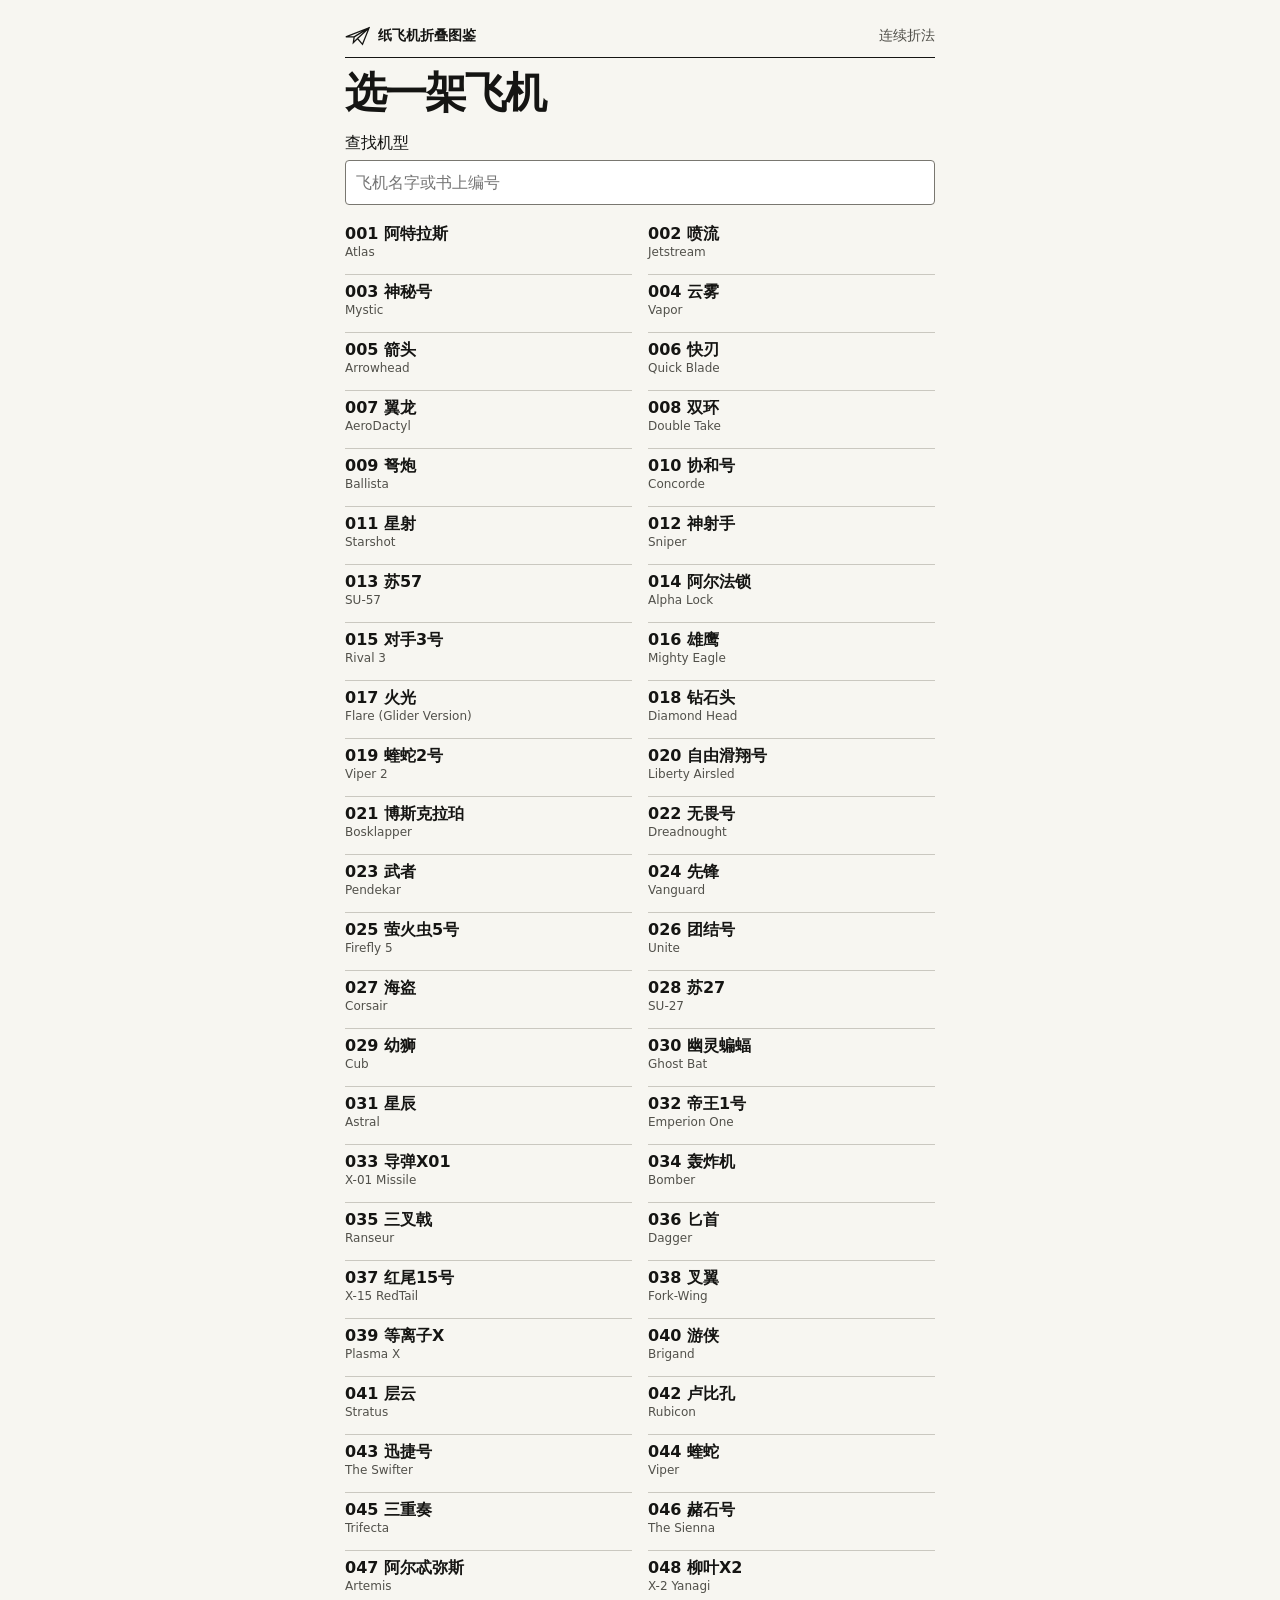
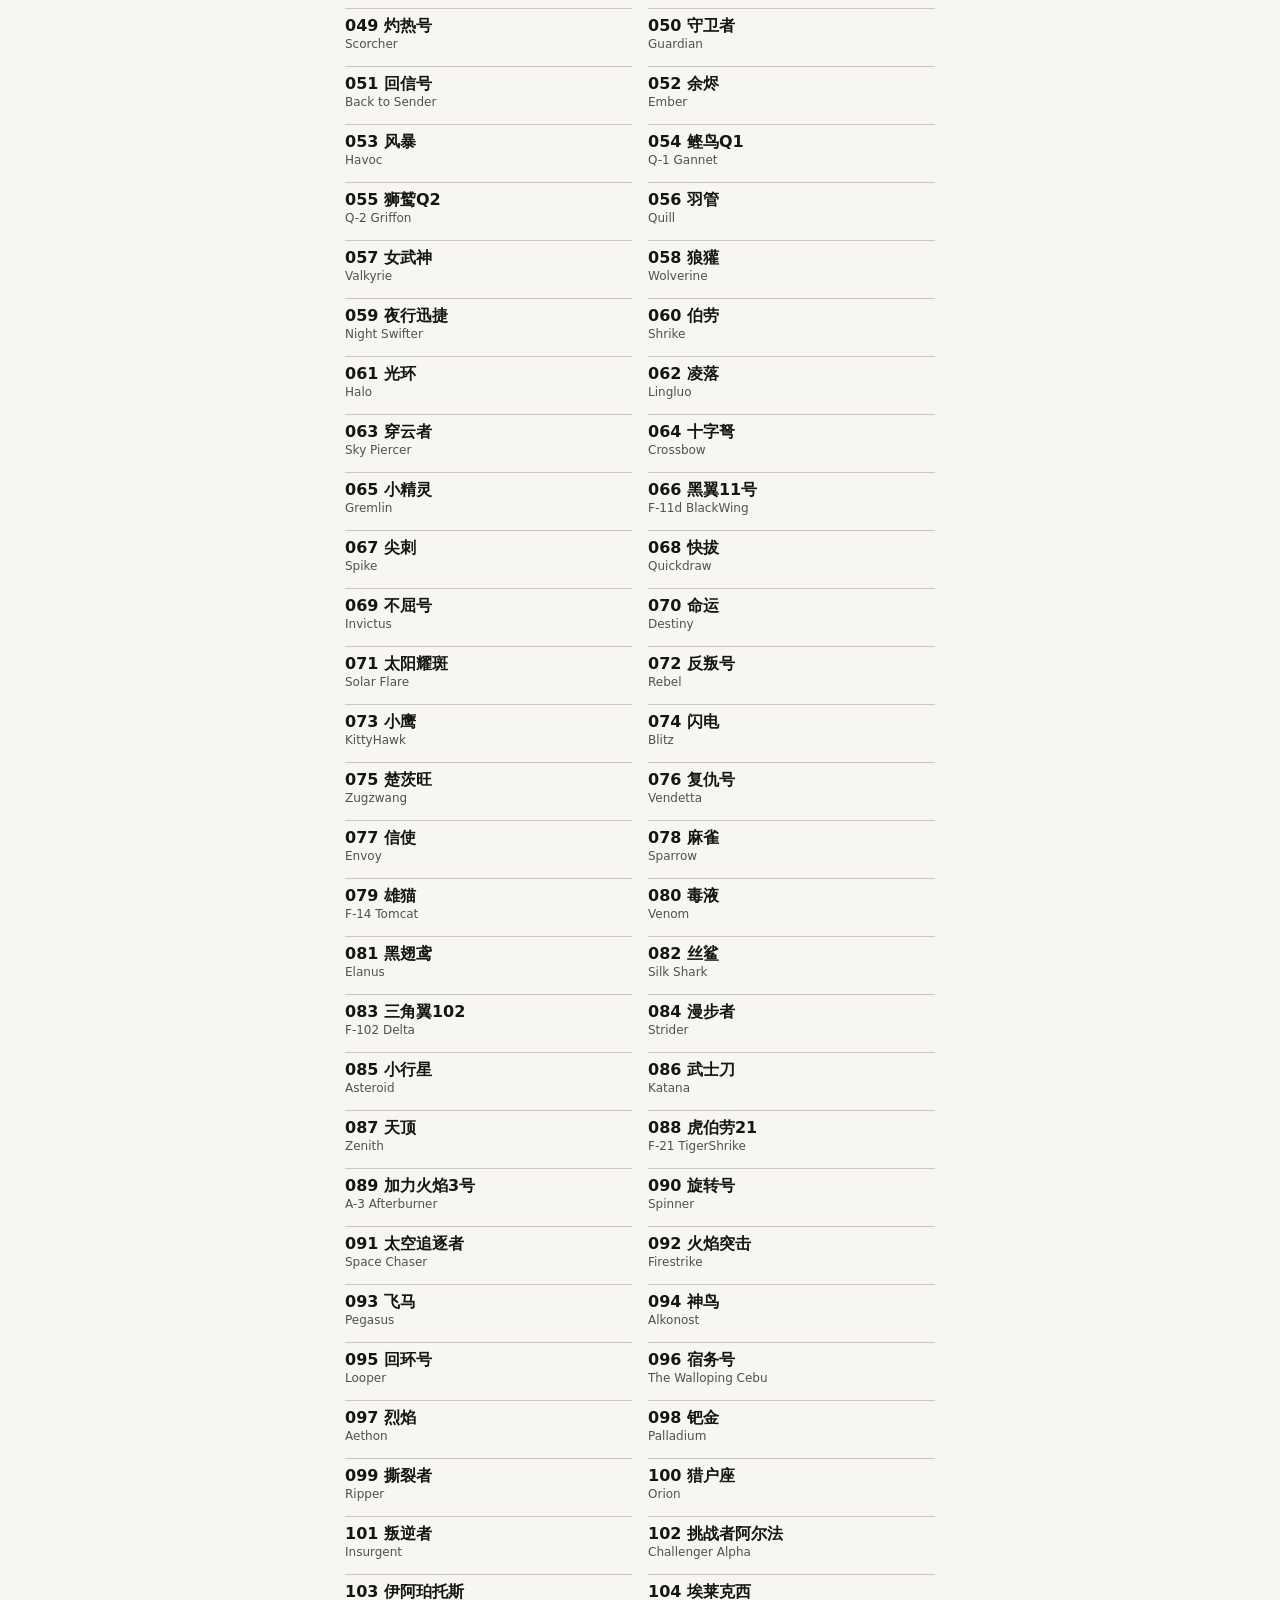
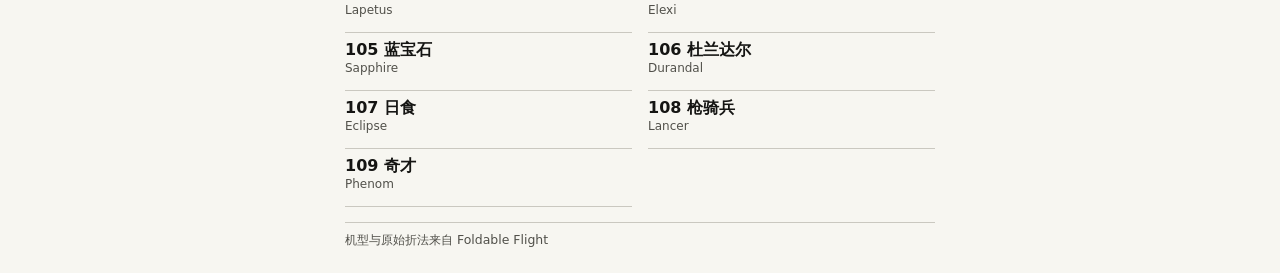
<file: index.html>
<!doctype html>
<html lang="zh-CN">
<head>
  <meta charset="utf-8">
  <meta name="viewport" content="width=device-width, initial-scale=1">
  <meta name="robots" content="noindex, nofollow">
  <meta name="description" content="纸飞机连续折法。先接上一步的纸形，再看本步如何折。">
  <title>纸飞机折叠图鉴 · 一折接一折</title>
  <link rel="stylesheet" href="./atlas.css?v=sequence">
  <script src="./atlas.js?v=sequence" defer></script>
</head>
<body>
  <main>
    <header class="masthead">
      <svg class="brand-mark" viewBox="0 0 30 24" aria-hidden="true"><path d="M1 13 29 2 21 22 15 15 10 20 11 13Z M11 13 29 2 15 15"/></svg>
      <a href="./">纸飞机折叠图鉴</a>
      <span>连续折法</span>
    </header>
    <p id="loading" role="status">正在打开折法……</p>
    <section id="catalog" hidden>
      <h1>选一架飞机</h1>
      <label for="filter">查找机型</label>
      <input id="filter" type="search" placeholder="飞机名字或书上编号">
      <ul id="models"></ul>
    </section>
    <article id="lesson" hidden>
      <h1 id="name"></h1>
      <p id="english" class="english"></p>
      <div class="progress-line">
        <label for="step">跳到</label>
        <select id="step" aria-label="按纸书的步骤号跳转"></select>
        <progress id="progress" aria-label="折纸步骤进度"></progress>
      </div>
      <p id="coverage" class="coverage"></p>
      <div class="step-title">
        <p id="number"></p><h2 id="title"></h2>
      </div>
      <p class="instruction" id="instruction"></p>
      <div class="guide" id="photo-guide" hidden>
        <strong>用纸书图片对照这一折</strong>
        <p id="guide-copy"></p>
      </div>
      <section class="demonstration" id="demo" aria-label="纸形演示">
        <div class="diagram-head">
          <span id="type"></span><span id="phase"></span>
        </div>
        <svg id="paper" viewBox="0 0 100 86" role="img" aria-label="当前纸形和要动的纸片"></svg>
      </section>
      <p id="hint" class="hint"></p>
      <div id="player">
        <div class="controls">
          <button type="button" class="primary" id="play">播放动作</button>
          <button type="button" id="replay">从头重播</button>
          <label class="slow"><input id="slow" type="checkbox">慢一点</label>
        </div>
        <div class="seek">
          <button type="button" id="before">看起点</button>
          <input id="position" type="range" min="0" max="1000" value="0" aria-label="折叠动作进度">
          <button type="button" id="after">看结果</button>
        </div>
      </div>
      <div id="checkpoint" hidden>
        <h3>折好看看</h3>
        <p id="check"></p>
      </div>
      <p id="page" class="book-page"></p>
      <nav class="navigation" aria-label="切换步骤">
        <button type="button" id="prev">← 上一步</button>
        <button type="button" class="primary" id="next">下一步 →</button>
      </nav>
    </article>
    <footer>机型与原始折法来自 Foldable Flight</footer>
  </main>
</body>
</html>
</file>
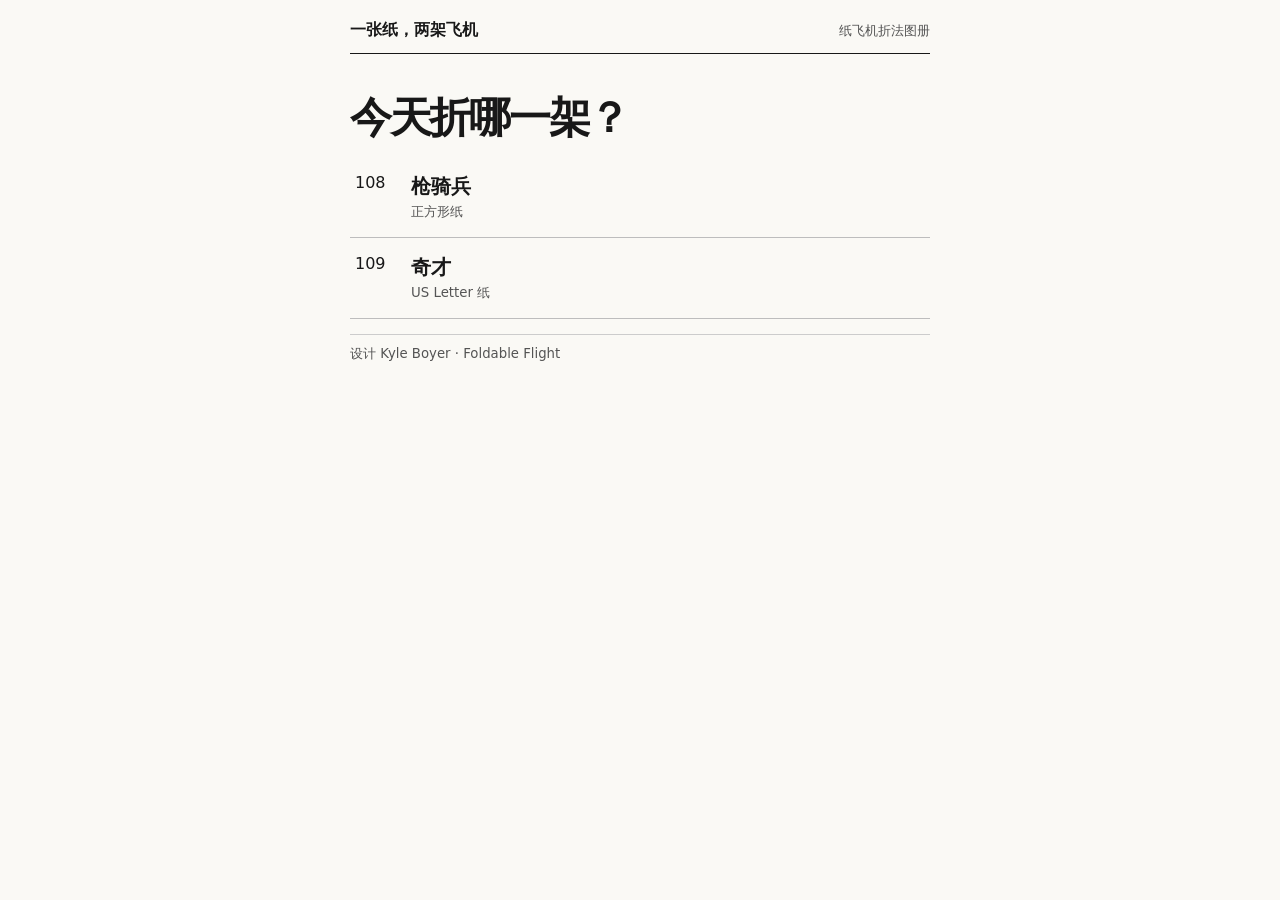
<file: classic/index.html>
<!doctype html>
<html lang="zh-CN">
<head>
  <meta charset="utf-8">
  <meta name="viewport" content="width=device-width, initial-scale=1">
  <meta name="robots" content="noindex,nofollow">
  <title>一张纸，两架飞机</title>
  <link rel="stylesheet" href="./classic.css">
  <script src="./classic.js" defer></script>
</head>
<body>
  <main>
    <header><a href="./">一张纸，两架飞机</a><span>纸飞机折法图册</span></header>
    <p id="status" role="status">正在打开图册……</p>
    <section id="catalog" hidden>
      <h1>今天折哪一架？</h1>
      <a class="choice" href="?m=lancer"><span>108</span><strong>枪骑兵</strong><small>正方形纸</small></a>
      <a class="choice" href="?m=phenom"><span>109</span><strong>奇才</strong><small>US Letter 纸</small></a>
    </section>
    <article id="lesson" hidden>
      <div class="title"><span id="number"></span><h1 id="name"></h1></div>
      <label class="picker" for="step"><span>选书上的格号</span><select id="step"></select></label>
      <h2 id="instruction"></h2>
      <figure>
        <figcaption><span id="phase">折法图</span><span id="print"></span></figcaption>
        <svg id="scene" viewBox="0 0 100 100" role="img" aria-label="纸面折法和动画"></svg>
      </figure>
      <div class="controls">
        <button id="play" class="primary" type="button">播放动作</button>
        <button id="diagram" type="button">看折法图</button>
        <label><input type="checkbox" id="slow">慢放</label>
      </div>
      <label class="seek" for="seek"><span>动作进度</span><input id="seek" type="range" min="0" max="1000" value="0" disabled></label>
      <nav aria-label="查看前后步骤">
        <button id="prev" type="button">← 上一格</button>
        <button id="next" type="button" class="primary">下一格 →</button>
      </nav>
      <div class="options"><label><input id="auto" type="checkbox">自动接下一格</label><button id="restart" type="button">回第 1 格</button></div>
    </article>
    <footer>设计 Kyle Boyer · Foldable Flight</footer>
  </main>
</body>
</html>
</file>
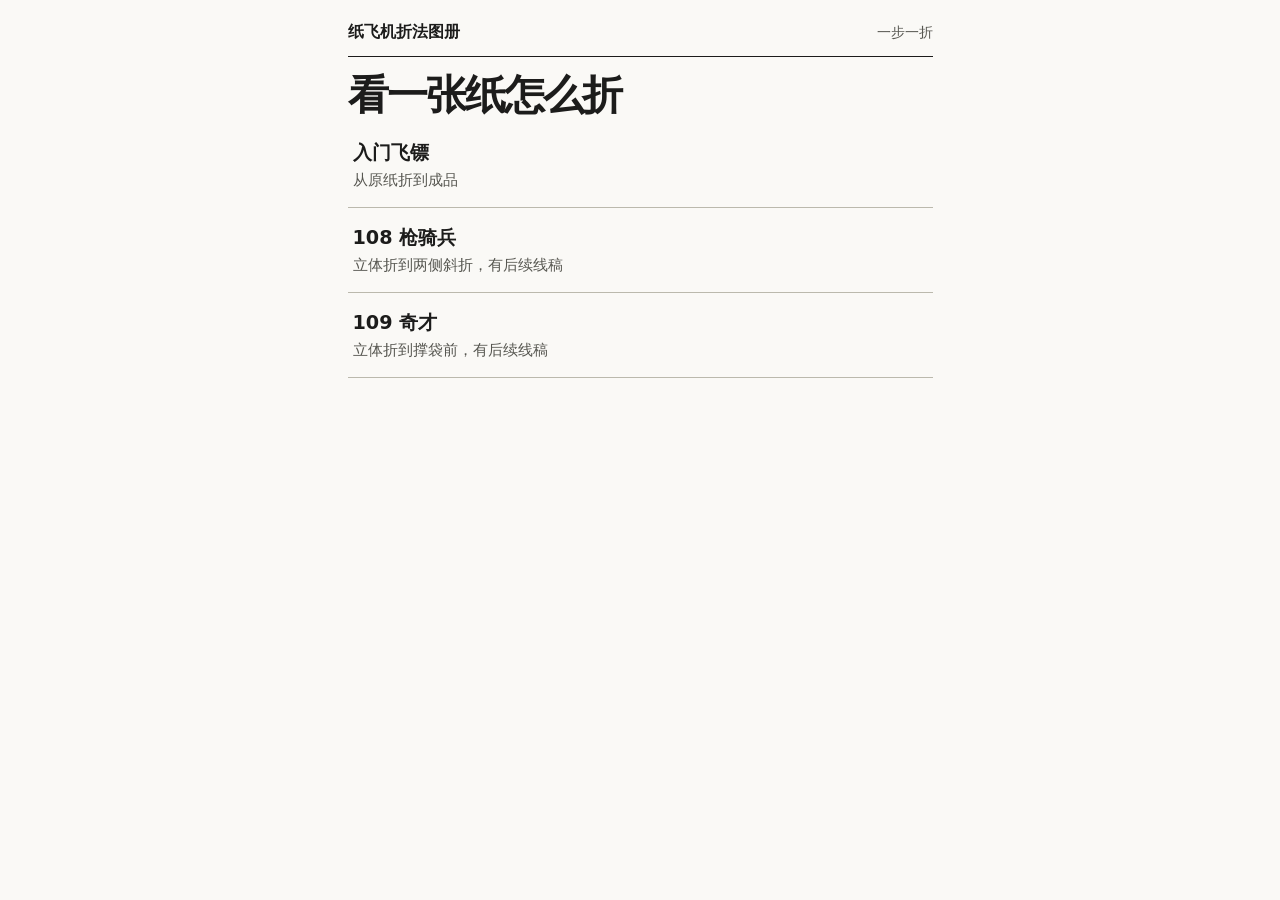
<file: paper/index.html>
<!doctype html>
<html lang="zh-CN">
<head>
  <meta charset="utf-8">
  <meta name="viewport" content="width=device-width, initial-scale=1">
  <meta name="robots" content="noindex,nofollow">
  <title>一张纸，折成飞机</title>
  <link rel="stylesheet" href="./style.css">
  <script src="./player.js" defer></script>
</head>
<body>
  <main>
    <header><a href="./">纸飞机折法图册</a><span>一步一折</span></header>
    <p id="status" role="status">正在打开折纸演示……</p>
    <section id="catalog" hidden>
      <h1>看一张纸怎么折</h1>
      <a class="choice" href="?m=dart"><strong>入门飞镖</strong><span>从原纸折到成品</span></a>
      <a class="choice" href="?m=lancer"><strong>108 枪骑兵</strong><span>立体折到两侧斜折，有后续线稿</span></a>
      <a class="choice" href="?m=phenom"><strong>109 奇才</strong><span>立体折到撑袋前，有后续线稿</span></a>
    </section>
    <article id="lesson" hidden>
      <h1 id="name"></h1>
      <p class="sub"><span id="paper"></span><span id="chapter"></span></p>
      <div class="readout"><label for="pick">第几步</label><select id="pick"></select></div>
      <h2 id="instruction"></h2>
      <figure>
        <figcaption><span id="phase"></span><button id="hint" type="button" aria-pressed="true">隐藏折线</button></figcaption>
        <svg id="sheet" role="img" aria-label="纸片折叠动画"></svg>
      </figure>
      <p id="check" aria-live="polite"></p>
      <p class="legend"><span><i></i>现在沿这里折</span><span><i class="old"></i>打开后留下的旧痕</span></p>
      <div class="progress"><label for="seek">这一折</label><input id="seek" type="range" min="0" max="1000" value="0"></div>
      <nav aria-label="播放折纸">
        <button id="previous" type="button">上一折</button>
        <button id="replay" type="button">重看</button>
        <button id="play" type="button" class="primary">折一下</button>
      </nav>
      <div class="options">
        <label><input id="slow" type="checkbox"> 慢放</label>
        <button id="restart" type="button">回到原纸</button>
      </div>
      <aside id="rest" hidden>
        <a id="continue" href="#">接着折</a>
        <p id="rest-note">后续用逐格线稿和动作示意，接着折到成品。</p>
      </aside>
    </article>
  </main>
</body>
</html>
</file>
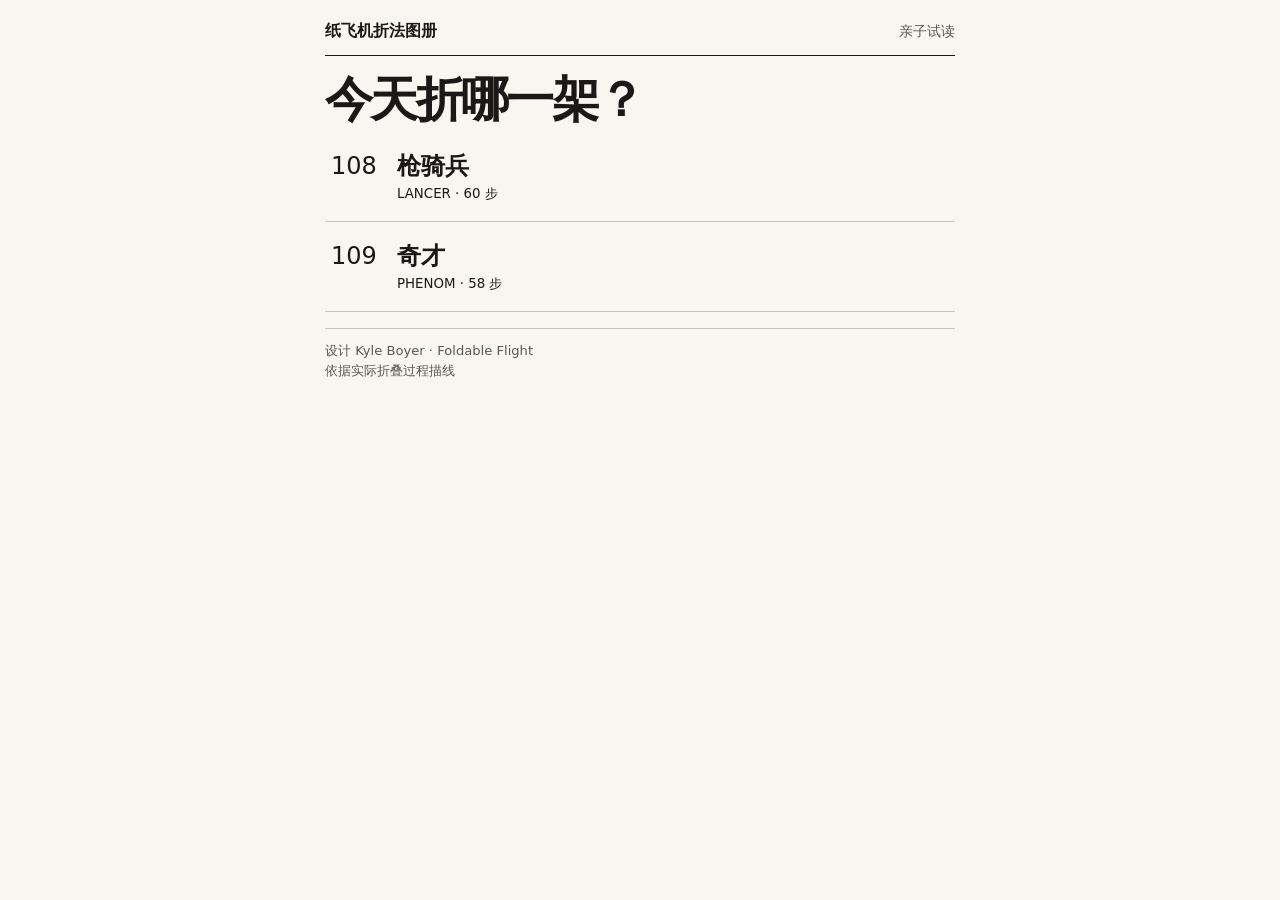
<file: pilot/index.html>
<!doctype html>
<html lang="zh-CN">
<head>
  <meta charset="utf-8">
  <meta name="viewport" content="width=device-width, initial-scale=1">
  <meta name="robots" content="noindex,nofollow">
  <meta name="description" content="枪骑兵和奇才的连续线稿折纸演示">
  <title>纸飞机折法图册</title>
  <link rel="stylesheet" href="./pilot.css">
  <script src="./pilot.js" defer></script>
</head>
<body>
  <main>
    <header class="masthead"><a href="./">纸飞机折法图册</a><span>亲子试读</span></header>
    <p id="loading" role="status">正在打开图册……</p>
    <section id="catalog" hidden>
      <h1>今天折哪一架？</h1>
      <a class="choice" href="?m=lancer"><span>108</span><strong>枪骑兵</strong><small>LANCER · 60 步</small></a>
      <a class="choice" href="?m=phenom"><span>109</span><strong>奇才</strong><small>PHENOM · 58 步</small></a>
    </section>
    <article id="lesson" hidden>
      <div class="model"><span id="number"></span><h1 id="name"></h1><span id="english"></span></div>
      <div id="supply"></div>
      <div class="step-index">
        <label for="step">跳到</label>
        <select id="step" aria-label="选纸书上的步骤号"></select>
        <progress id="whole" value="1" aria-label="整架飞机的进度"></progress>
      </div>
      <div class="direction" id="direction"></div>
      <h2 id="title"></h2>
      <div id="instruction"></div>
      <section class="gallery" aria-label="实际折叠线稿">
        <div class="caption"><span id="phase"></span><span id="print"></span></div>
        <svg id="scene" viewBox="0 0 512 288" role="img" aria-label="从当前纸形开始播放真实折叠路线"></svg>
      </section>
      <p id="note"></p>
      <div class="seek">
        <button id="before" type="button">看起点</button>
        <input id="position" aria-label="本步动作进度" type="range" min="0" max="1000" value="0">
        <button id="after" type="button">看结果</button>
      </div>
      <div class="tools">
        <button id="play" class="primary" type="button">播放动作</button>
        <button id="replay" type="button">本步重播</button>
        <button id="locate" type="button">找位置</button>
      </div>
      <div class="settings">
        <label><input type="checkbox" id="slow"> 慢放</label>
        <label><input type="checkbox" id="continuous"> 自动接下一步</label>
        <button id="restart" type="button">回到原纸</button>
      </div>
      <p id="status" aria-live="polite"></p>
      <div id="check" class="check"></div>
      <nav aria-label="翻到上一折或下一折">
        <button id="prev" type="button">← 上一步</button>
        <button id="next" class="primary" type="button">下一步 →</button>
      </nav>
    </article>
    <footer>设计 Kyle Boyer · Foldable Flight<br>依据实际折叠过程描线</footer>
  </main>
</body>
</html>
</file>
<file: atlas.css>
:root {
  color-scheme: light;
  font-family: system-ui, "PingFang SC", "Microsoft YaHei", sans-serif;
  --ink: #151513;
  --soft-ink: #51504a;
  --paper: #f7f6f1;
  --border: #cac8c0;
  color: var(--ink);
  background: var(--paper);
}
[hidden] { display: none !important; }
* { box-sizing: border-box; }
body { margin: 0; }
main { width: min(100%, 620px); margin: 0 auto; padding: 15px 15px 24px; }
.masthead { border-bottom: 1px solid var(--ink); min-height: 43px; display: flex;
  align-items: center; gap: 8px; font-size: .85rem; }
.masthead a { font-weight: 750; color: var(--ink); text-decoration: none; }
.masthead span { margin-left: auto; color: var(--soft-ink); }
.brand-mark { width: 25px; fill: none; stroke: var(--ink); stroke-width: 1.55; }
h1 { font-size: clamp(1.78rem, 7vw, 2.65rem); line-height: 1.13; margin: .7rem 0 .23rem; letter-spacing: -.045em; }
.english { color: var(--soft-ink); font-size: .91rem; margin: 0 0 .75rem; }
.progress-line { display: flex; align-items: center; gap: 7px; margin: 0 0 12px; }
.progress-line label { flex: none; }
select { padding: 7px; max-width: 60%; text-overflow: ellipsis; }
progress { min-width: 11px; flex: 1; height: 8px; accent-color: #242422; }
.step-title { display: flex; gap: 11px; align-items: baseline; }
#number { min-width: 1.8em; text-align: center; background: var(--ink); color: white;
  font-weight: 750; font-variant-numeric: tabular-nums; margin: 0; padding: .18em .235em; border-radius: 2px; }
h2 { font-size: clamp(1.18rem, 5vw, 1.65rem); margin: 0; line-height: 1.3; }
.instruction { white-space: pre-line; font-size: 1.04rem; line-height: 1.5; margin: .4rem 0 .65rem; }
.demonstration { background: #fff; border: 1px solid var(--ink); }
.diagram-head { display: flex; justify-content: space-between; gap: 10px; padding: 7px 9px; border-bottom: 1px solid #d9d8d2;
  color: var(--soft-ink); font-size: .84rem; }
#type { font-weight: 700; color: var(--ink); }
#paper { display: block; width: 100%; height: clamp(150px, 52vw, 282px); }
.hint { margin: .5rem 0 .6rem; font-size: .96rem; font-weight: 680; line-height: 1.4; }
.controls, .seek, .navigation { display: flex; align-items: center; gap: 7px; flex-wrap: wrap; }
button, select, input { font: inherit; color: var(--ink); }
button, select, input[type="search"] { border: 1px solid #797770; border-radius: 4px; background: white; }
button { min-height: 44px; padding: 6px 9px; font-weight: 640; cursor: pointer; }
button.primary { background: var(--ink); border-color: var(--ink); color: white; }
button:disabled { opacity: .48; cursor: default; }
input[type="checkbox"], input[type="range"] { accent-color: var(--ink); }
:focus-visible { outline: 3px solid #777; outline-offset: 3px; }
.slow { font-size: .91rem; min-height: 44px; display: flex; align-items: center; white-space: nowrap; }
.slow input { width: 18px; height: 18px; }
.seek { margin: 7px 0 0; }
.seek input { flex: 1; min-width: 40px; }
.seek button { min-height: 38px; font-size: .88rem; }
#checkpoint { border-left: 3px solid var(--ink); padding: 3px 10px; margin: 13px 0 0; }
#checkpoint h3, #checkpoint p { margin: 3px 0; line-height: 1.4; font-size: .94rem; }
.navigation { border-top: 1px solid var(--border); margin: 12px 0 0; padding-top: 9px; }
.navigation button { flex: 1; min-height: 47px; }
#catalog label { display: block; margin: 1rem 0 .4rem; }
#filter { width: 100%; min-height: 45px; padding: 7px 10px; }
#models { list-style: none; margin: 12px 0 0; padding: 0; display: grid; grid-template-columns: repeat(2,minmax(0,1fr)); column-gap: 16px; }
#models li { border-bottom: 1px solid var(--border); }
#models a { display: flex; flex-direction: column; min-height: 57px; text-decoration: none; padding: 7px 0; color: var(--ink); font-weight: 720; }
#models small { font-size: .75rem; color: var(--soft-ink); font-weight: 500; }
footer { border-top: 1px solid var(--border); margin-top: 15px; padding-top: 9px; color: var(--soft-ink); font-size: .78rem; }
.coverage { color: var(--soft-ink); font-size: .85rem; margin: -.15rem 0 .72rem; }
.guide { border: 1px solid #918e85; padding: 10px 12px; background: #fff; margin: 10px 0; }
.guide p { margin: 5px 0 0; line-height: 1.5; }
.book-page { color: var(--soft-ink); font-size: .89rem; margin: 11px 0 0; }
#paper { height: clamp(170px, 55vw, 310px); }
</file>
<file: classic/classic.css>
:root {
  color-scheme:light;
  background:#faf9f5;
  color:#181818;
  font-family:system-ui,"PingFang SC","Microsoft YaHei",sans-serif;
}
* { box-sizing:border-box; }
[hidden] { display:none !important; }
body { margin:0; }
main { max-width:610px; margin:auto; padding:13px 15px calc(env(safe-area-inset-bottom) + 22px); }
header { display:flex; align-items:center; justify-content:space-between; gap:9px; padding:7px 0 12px; border-bottom:1px solid; }
header a { color:inherit; text-decoration:none; font-size:1rem; font-weight:750; }
header span, footer { color:#545454; font-size:.83rem; }
#status { padding:5px 0; font-size:.92rem; }
h1 { font-size:clamp(1.85rem,8vw,2.6rem); letter-spacing:-.055em; line-height:1.12; margin:16px 0; }
h2 { margin:12px 0 9px; font-size:clamp(1.04rem,4.6vw,1.4rem); line-height:1.4; }
.title { display:flex; align-items:baseline; gap:10px; }
#number { font-weight:800; }
.picker, .seek, .controls, nav, .options { display:flex; align-items:center; gap:8px; }
.picker, .seek { font-size:.87rem; color:#454545; }
.picker select { flex:1; min-width:0; text-overflow:ellipsis; }
figure { margin:0 0 9px; border:1px solid #333; background:#fff; }
figcaption { display:flex; justify-content:space-between; gap:8px; padding:6px 9px; font-size:.89rem; border-bottom:1px solid #ccc; }
#phase { font-weight:690; }
#scene { display:block; height:clamp(172px,54vw,318px); width:100%; }
button, select, input { font:inherit; color:inherit; }
button, select { border:1px solid #818181; border-radius:4px; background:#fff; padding:6px 10px; min-height:36px; }
button { min-height:43px; cursor:pointer; font-size:.93rem; font-weight:650; }
button.primary { color:white; background:#212121; border-color:#212121; }
button:disabled { opacity:.48; cursor:default; }
input { accent-color:#202020; }
.controls { flex-wrap:wrap; }
.controls label, .options label { display:flex; align-items:center; gap:4px; font-size:.9rem; min-height:36px; }
.seek { margin:8px 0; }
.seek input { flex:1; min-width:35px; }
nav { padding:8px 0; border-top:1px solid #ccc; margin-top:8px; }
nav button { flex:1; }
.options { justify-content:space-between; }
.options button { min-height:35px; }
.choice { color:inherit; text-decoration:none; display:grid; grid-template-columns:44px 1fr; padding:16px 5px; gap:3px 12px; border-block-end:1px solid #bdbdbd; }
.choice strong { font-size:1.25rem; }
.choice small { grid-column:2; color:#555; }
footer { margin-top:15px; padding-top:10px; border-top:1px solid #ccc; }
:focus-visible { outline:3px solid #595959; outline-offset:2px; }
</file>
<file: paper/style.css>
:root {
  color-scheme:light;
  --ink:#1c1c1b;
  --muted:#575751;
  --rule:#bbb9ad;
  --base:#faf9f6;
  background:var(--base);
  color:var(--ink);
  font-family:system-ui,"PingFang SC","Microsoft YaHei",sans-serif;
}
* { box-sizing:border-box; }
body { margin:0; }
[hidden] { display:none !important; }
main { max-width:615px; margin:auto; padding:14px 15px calc(env(safe-area-inset-bottom) + 20px); }
header { display:flex; justify-content:space-between; align-items:center; gap:10px; border-bottom:1px solid; padding:8px 0 13px; }
header a,.choice { text-decoration:none; color:inherit; }
header a { font-weight:760; }
header span,.sub { color:var(--muted); font-size:.86rem; }
h1 { font-size:clamp(1.7rem,7vw,2.55rem); letter-spacing:-.045em; line-height:1.18; margin:14px 0 4px; }
.sub { display:flex; flex-wrap:wrap; gap:3px 16px; line-height:1.4; margin:6px 0 12px; }
.readout,.progress { display:flex; gap:10px; align-items:center; font-size:.91rem; }
.readout label,.progress label { flex:none; }
select { width:100%; min-width:0; text-overflow:ellipsis; }
figure { margin:0; background:#f3f2ed; border:1px solid #77776f; }
figcaption { display:flex; justify-content:space-between; align-items:center; gap:6px; border-bottom:1px solid var(--rule); padding:3px 7px 3px 10px; color:var(--muted); font-size:.85rem; background:#fff; }
figcaption button { min-height:34px; font-size:.85rem; font-weight:540; padding:4px 8px; }
#sheet { width:100%; height:clamp(230px,67vw,426px); display:block; }
#instruction { font-size:clamp(1.06rem,4.7vw,1.38rem); margin:10px 0 8px; line-height:1.34; }
#check { margin:8px 0; line-height:1.34; min-height:1.37em; font-size:1rem; }
#status:empty { display:none; }
.legend { display:flex; flex-wrap:wrap; gap:5px 16px; margin:6px 0 9px; font-size:.8rem; color:var(--muted); }
.legend span { display:flex; align-items:center; gap:6px; }
.legend i { display:inline-block; width:24px; border-top:2px dashed var(--ink); }
.legend .old { border-top:1.5px dotted #67675d; }
.progress input { accent-color:var(--ink); min-width:45px; flex:1; }
button, select { border:1px solid #838379; background:white; color:inherit; border-radius:5px; font:inherit; padding:6px 9px; min-height:43px; }
button { cursor:pointer; font-weight:650; }
button:disabled { opacity:.5; cursor:default; }
button.primary { background:var(--ink); border-color:var(--ink); color:white; }
nav { display:grid; grid-template-columns:minmax(0,1fr) minmax(0,1fr) minmax(0,1.45fr); gap:7px; margin-top:8px; }
.options { display:flex; justify-content:space-between; align-items:center; margin-top:9px; }
.options button { min-height:35px; }
.options label { display:flex; align-items:center; min-height:38px; }
#rest { margin-top:13px; border-top:1px solid var(--rule); padding:10px 0 1px; }
#continue { display:inline-block; color:var(--ink); font-size:.93rem; font-weight:720; }
#rest-note { margin:4px 0; color:var(--muted); font-size:.85rem; }
.choice { display:grid; gap:5px; padding:17px 5px; border-bottom:1px solid var(--rule); }
.choice strong { font-size:1.2rem; }
.choice span { color:var(--muted); font-size:.93rem; }
:focus-visible { outline:3px solid #6b6960; outline-offset:2px; }
</file>
<file: pilot/pilot.css>
:root {
  color-scheme:light;
  font-family:system-ui,"PingFang SC","Microsoft YaHei",sans-serif;
  --ink:#1a1917;
  --soft:#5a574e;
  --base:#f7f6f0;
  --rule:#c7c4b9;
  color:var(--ink);
  background:var(--base);
}
* { box-sizing:border-box; }
[hidden] { display:none !important; }
body { margin:0; }
main { width:min(100%,660px); padding:12px 15px calc(env(safe-area-inset-bottom) + 24px); margin:0 auto; }
.masthead { display:flex; align-items:center; justify-content:space-between; border-bottom:1.5px solid var(--ink); padding:9px 0 13px; gap:7px; }
.masthead a { text-decoration:none; color:var(--ink); font-weight:760; }
.masthead span { color:var(--soft); font-size:.86rem; }
.model { display:flex; align-items:baseline; flex-wrap:wrap; gap:7px 12px; margin:13px 0 2px; }
.model #number { font-size:1.1rem; font-weight:760; }
h1 { font-size:clamp(1.9rem,7.5vw,3rem); line-height:1.08; letter-spacing:-.055em; margin:0; }
h2 { font-size:clamp(1.24rem,5vw,1.65rem); line-height:1.22; margin:0 0 6px; }
#english { font-size:.85rem; color:var(--soft); }
#supply { font-size:.88rem; color:var(--soft); }
.step-index { display:flex; gap:8px; align-items:center; margin:14px 0 12px; }
.step-index label { flex:none; }
.step-index select { min-width:100px; max-width:64%; text-overflow:ellipsis; }
progress { flex:1; min-width:13px; height:7px; accent-color:#34332e; }
.direction { font-size:.82rem; color:var(--soft); margin-bottom:4px; font-weight:650; }
#instruction { white-space:pre-line; font-size:1rem; line-height:1.51; margin:0 0 10px; }
.gallery { border:1.25px solid var(--ink); background:#fff; }
.caption { padding:6px 9px; display:flex; gap:10px; justify-content:space-between; border-bottom:1px solid var(--rule); font-size:.85rem; }
.caption span:first-child { font-weight:740; }
#scene { display:block; width:100%; height:clamp(182px,54vw,317px); }
#note { margin:7px 0 10px; font-size:.97rem; font-weight:620; line-height:1.45; }
.tools,.seek,.settings,nav { display:flex; align-items:center; gap:8px; flex-wrap:wrap; margin:8px 0; }
button,select,input { font:inherit; color:inherit; }
button,select { border:1px solid #858177; border-radius:4px; background:white; }
button { min-height:44px; padding:6px 10px; cursor:pointer; font-weight:650; }
button:disabled { opacity:.45; cursor:default; }
button.primary { background:var(--ink); border-color:var(--ink); color:white; }
select { padding:7px; }
.seek input { accent-color:var(--ink); flex:1; min-width:42px; }
.seek button { font-size:.88rem; min-height:37px; }
.settings { gap:8px 13px; font-size:.85rem; color:var(--soft); }
.settings label { display:inline-flex; align-items:center; gap:4px; min-height:38px; }
.settings input { accent-color:var(--ink); width:17px; height:17px; }
.settings button { min-height:34px; margin-left:auto; padding:5px 7px; }
.check { border-left:3px solid var(--ink); padding:7px 10px; font-size:.94rem; line-height:1.45; margin:8px 0; }
#status { margin:6px 0 0; color:var(--soft); line-height:1.4; font-size:.88rem; }
#status:empty { display:none; }
nav { border-top:1px solid var(--rule); padding-top:9px; margin-top:12px; }
nav button { flex:1; min-height:46px; }
.choice { display:grid; grid-template-columns:55px 1fr; align-items:baseline; padding:18px 6px; gap:3px 11px; border-bottom:1px solid var(--rule); color:var(--ink); text-decoration:none; }
.choice span,.choice strong { font-size:1.5rem; }
.choice small { grid-column:2; }
#catalog h1 { margin:18px 0 6px; }
footer { color:var(--soft); border-top:1px solid var(--rule); padding-top:12px; margin:16px 0 3px; font-size:.82rem; line-height:1.5; }
:focus-visible { outline:3px solid #776d5c; outline-offset:2px; }
</file>
